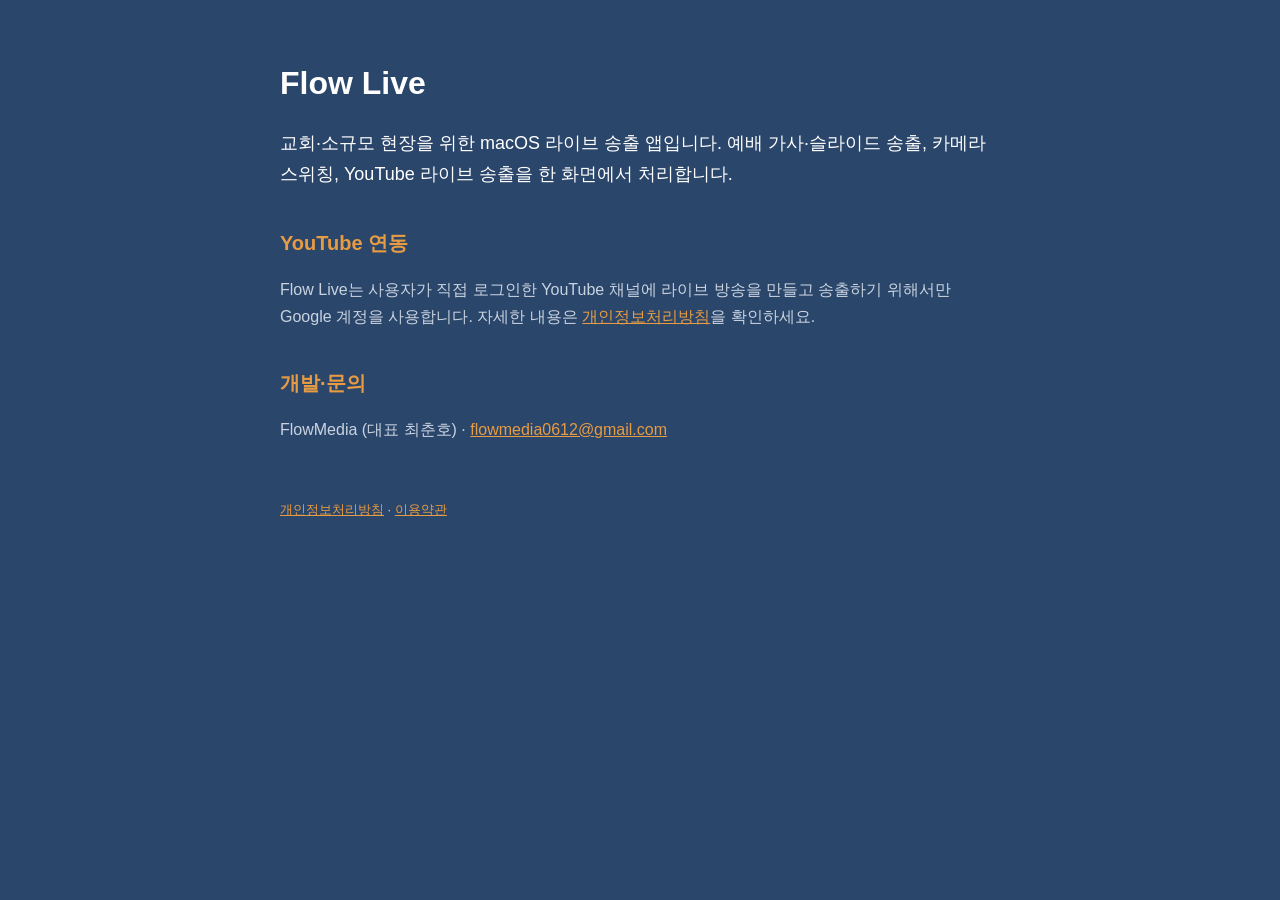
<file: index.html>
<!doctype html>
<html lang="ko"><head><meta charset="utf-8"><meta name="viewport" content="width=device-width,initial-scale=1">
<title>Flow Live</title><link rel="stylesheet" href="style.css"></head>
<body><main>
<h1>Flow Live</h1>
<p class="lead">교회·소규모 현장을 위한 macOS 라이브 송출 앱입니다. 예배 가사·슬라이드 송출, 카메라 스위칭, YouTube 라이브 송출을 한 화면에서 처리합니다.</p>
<h2>YouTube 연동</h2>
<p>Flow Live는 사용자가 직접 로그인한 YouTube 채널에 라이브 방송을 만들고 송출하기 위해서만 Google 계정을 사용합니다. 자세한 내용은 <a href="privacy.html">개인정보처리방침</a>을 확인하세요.</p>
<h2>개발·문의</h2>
<p>FlowMedia (대표 최춘호) · <a href="mailto:flowmedia0612@gmail.com">flowmedia0612@gmail.com</a></p>
<footer><a href="privacy.html">개인정보처리방침</a> · <a href="terms.html">이용약관</a></footer>
</main></body></html>
</file>
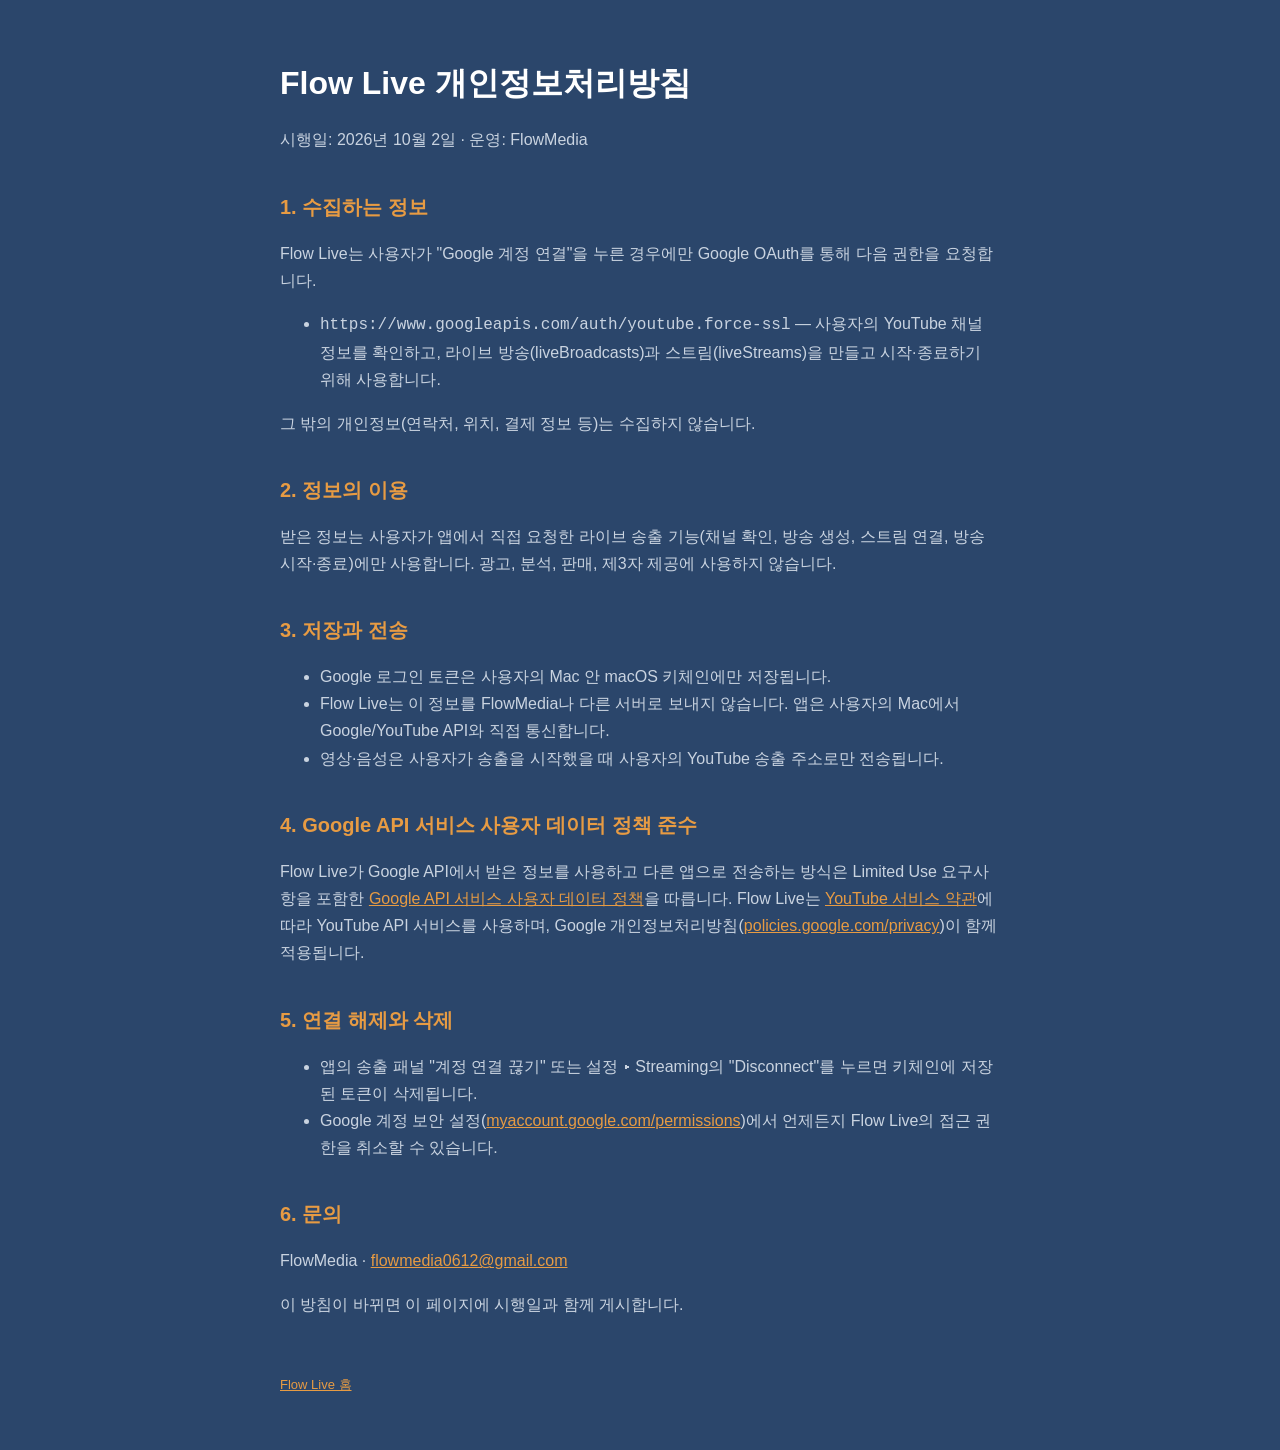
<file: privacy.html>
<!doctype html>
<html lang="ko"><head><meta charset="utf-8"><meta name="viewport" content="width=device-width,initial-scale=1">
<title>Flow Live 개인정보처리방침</title><link rel="stylesheet" href="style.css"></head>
<body><main>
<h1>Flow Live 개인정보처리방침</h1>
<p>시행일: 2026년 10월 2일 · 운영: FlowMedia</p>

<h2>1. 수집하는 정보</h2>
<p>Flow Live는 사용자가 "Google 계정 연결"을 누른 경우에만 Google OAuth를 통해 다음 권한을 요청합니다.</p>
<ul>
<li><code>https://www.googleapis.com/auth/youtube.force-ssl</code> — 사용자의 YouTube 채널 정보를 확인하고, 라이브 방송(liveBroadcasts)과 스트림(liveStreams)을 만들고 시작·종료하기 위해 사용합니다.</li>
</ul>
<p>그 밖의 개인정보(연락처, 위치, 결제 정보 등)는 수집하지 않습니다.</p>

<h2>2. 정보의 이용</h2>
<p>받은 정보는 사용자가 앱에서 직접 요청한 라이브 송출 기능(채널 확인, 방송 생성, 스트림 연결, 방송 시작·종료)에만 사용합니다. 광고, 분석, 판매, 제3자 제공에 사용하지 않습니다.</p>

<h2>3. 저장과 전송</h2>
<ul>
<li>Google 로그인 토큰은 사용자의 Mac 안 macOS 키체인에만 저장됩니다.</li>
<li>Flow Live는 이 정보를 FlowMedia나 다른 서버로 보내지 않습니다. 앱은 사용자의 Mac에서 Google/YouTube API와 직접 통신합니다.</li>
<li>영상·음성은 사용자가 송출을 시작했을 때 사용자의 YouTube 송출 주소로만 전송됩니다.</li>
</ul>

<h2>4. Google API 서비스 사용자 데이터 정책 준수</h2>
<p>Flow Live가 Google API에서 받은 정보를 사용하고 다른 앱으로 전송하는 방식은 Limited Use 요구사항을 포함한 <a href="https://developers.google.com/terms/api-services-user-data-policy">Google API 서비스 사용자 데이터 정책</a>을 따릅니다. Flow Live는 <a href="https://www.youtube.com/t/terms">YouTube 서비스 약관</a>에 따라 YouTube API 서비스를 사용하며, Google 개인정보처리방침(<a href="https://policies.google.com/privacy">policies.google.com/privacy</a>)이 함께 적용됩니다.</p>

<h2>5. 연결 해제와 삭제</h2>
<ul>
<li>앱의 송출 패널 "계정 연결 끊기" 또는 설정 ▸ Streaming의 "Disconnect"를 누르면 키체인에 저장된 토큰이 삭제됩니다.</li>
<li>Google 계정 보안 설정(<a href="https://myaccount.google.com/permissions">myaccount.google.com/permissions</a>)에서 언제든지 Flow Live의 접근 권한을 취소할 수 있습니다.</li>
</ul>

<h2>6. 문의</h2>
<p>FlowMedia · <a href="mailto:flowmedia0612@gmail.com">flowmedia0612@gmail.com</a></p>
<p>이 방침이 바뀌면 이 페이지에 시행일과 함께 게시합니다.</p>
<footer><a href="index.html">Flow Live 홈</a></footer>
</main></body></html>
</file>
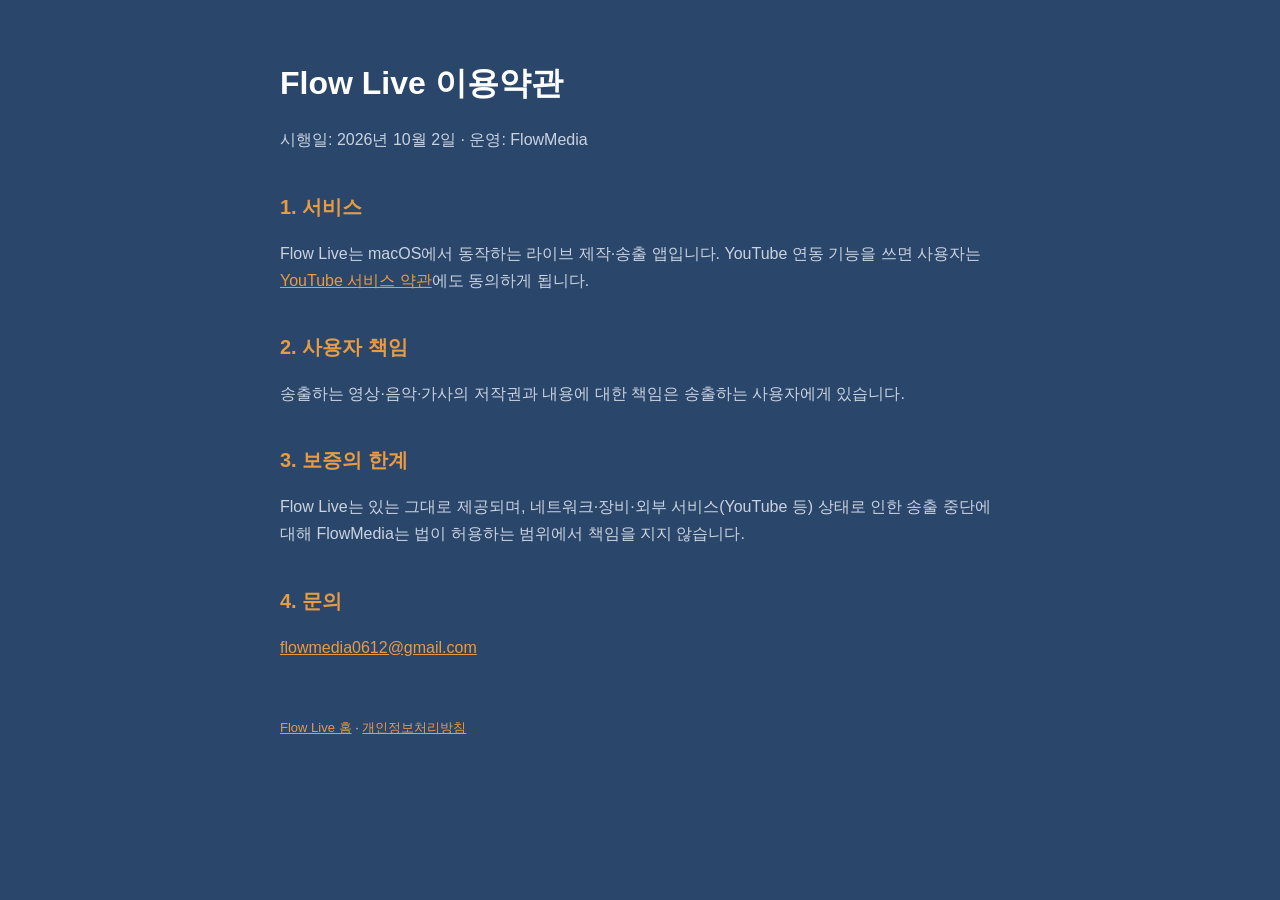
<file: terms.html>
<!doctype html>
<html lang="ko"><head><meta charset="utf-8"><meta name="viewport" content="width=device-width,initial-scale=1">
<title>Flow Live 이용약관</title><link rel="stylesheet" href="style.css"></head>
<body><main>
<h1>Flow Live 이용약관</h1>
<p>시행일: 2026년 10월 2일 · 운영: FlowMedia</p>
<h2>1. 서비스</h2><p>Flow Live는 macOS에서 동작하는 라이브 제작·송출 앱입니다. YouTube 연동 기능을 쓰면 사용자는 <a href="https://www.youtube.com/t/terms">YouTube 서비스 약관</a>에도 동의하게 됩니다.</p>
<h2>2. 사용자 책임</h2><p>송출하는 영상·음악·가사의 저작권과 내용에 대한 책임은 송출하는 사용자에게 있습니다.</p>
<h2>3. 보증의 한계</h2><p>Flow Live는 있는 그대로 제공되며, 네트워크·장비·외부 서비스(YouTube 등) 상태로 인한 송출 중단에 대해 FlowMedia는 법이 허용하는 범위에서 책임을 지지 않습니다.</p>
<h2>4. 문의</h2><p><a href="mailto:flowmedia0612@gmail.com">flowmedia0612@gmail.com</a></p>
<footer><a href="index.html">Flow Live 홈</a> · <a href="privacy.html">개인정보처리방침</a></footer>
</main></body></html>
</file>
<file: style.css>
:root{--bg:#2b466b;--fg:#fff;--accent:#e79b43;--muted:#c9d3e0}
*{box-sizing:border-box}
body{margin:0;background:var(--bg);color:var(--fg);font:16px/1.7 -apple-system,BlinkMacSystemFont,"Apple SD Gothic Neo","Noto Sans KR",sans-serif}
main{max-width:760px;margin:0 auto;padding:56px 20px}
h1{font-size:32px;margin:0 0 8px}h2{font-size:20px;margin:36px 0 8px;color:var(--accent)}
p,li{color:var(--muted)}a{color:var(--accent)}
.lead{font-size:18px;color:var(--fg)}footer{margin-top:56px;font-size:13px;color:var(--muted)}
</file>
